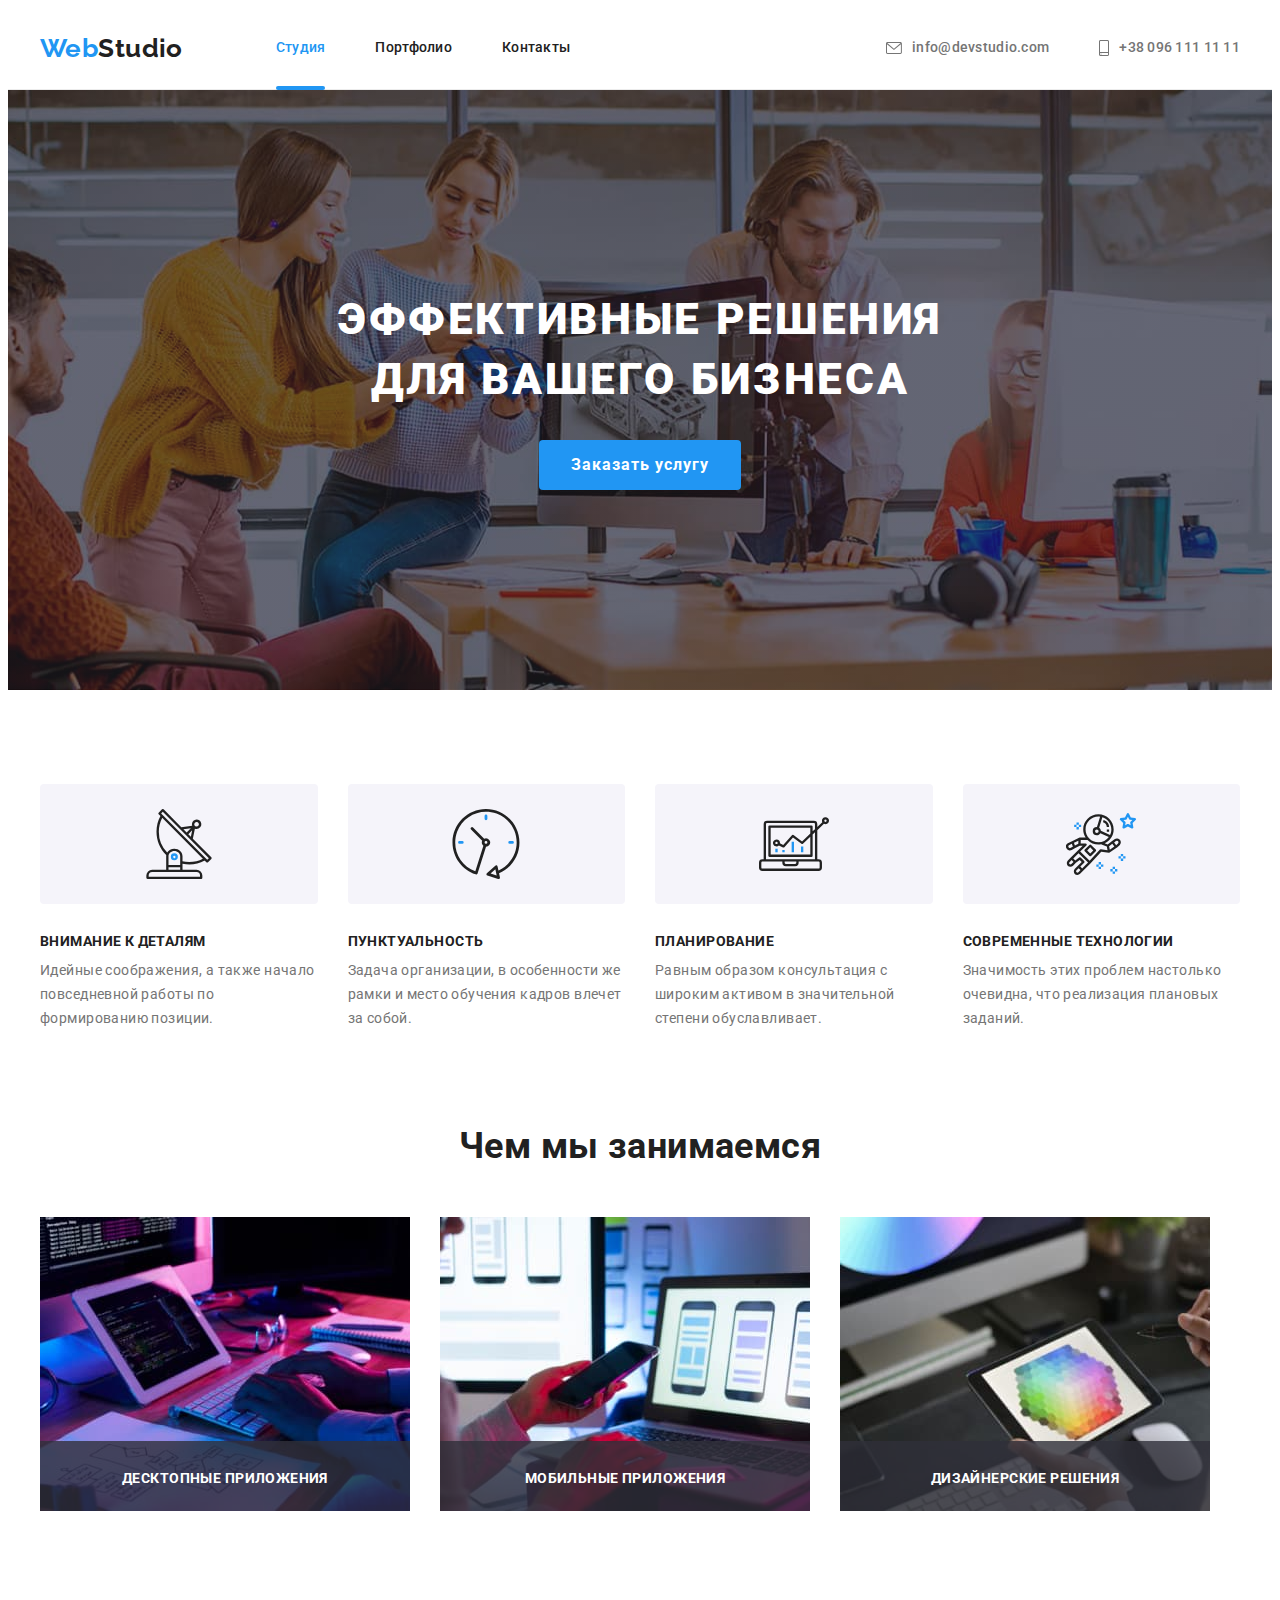
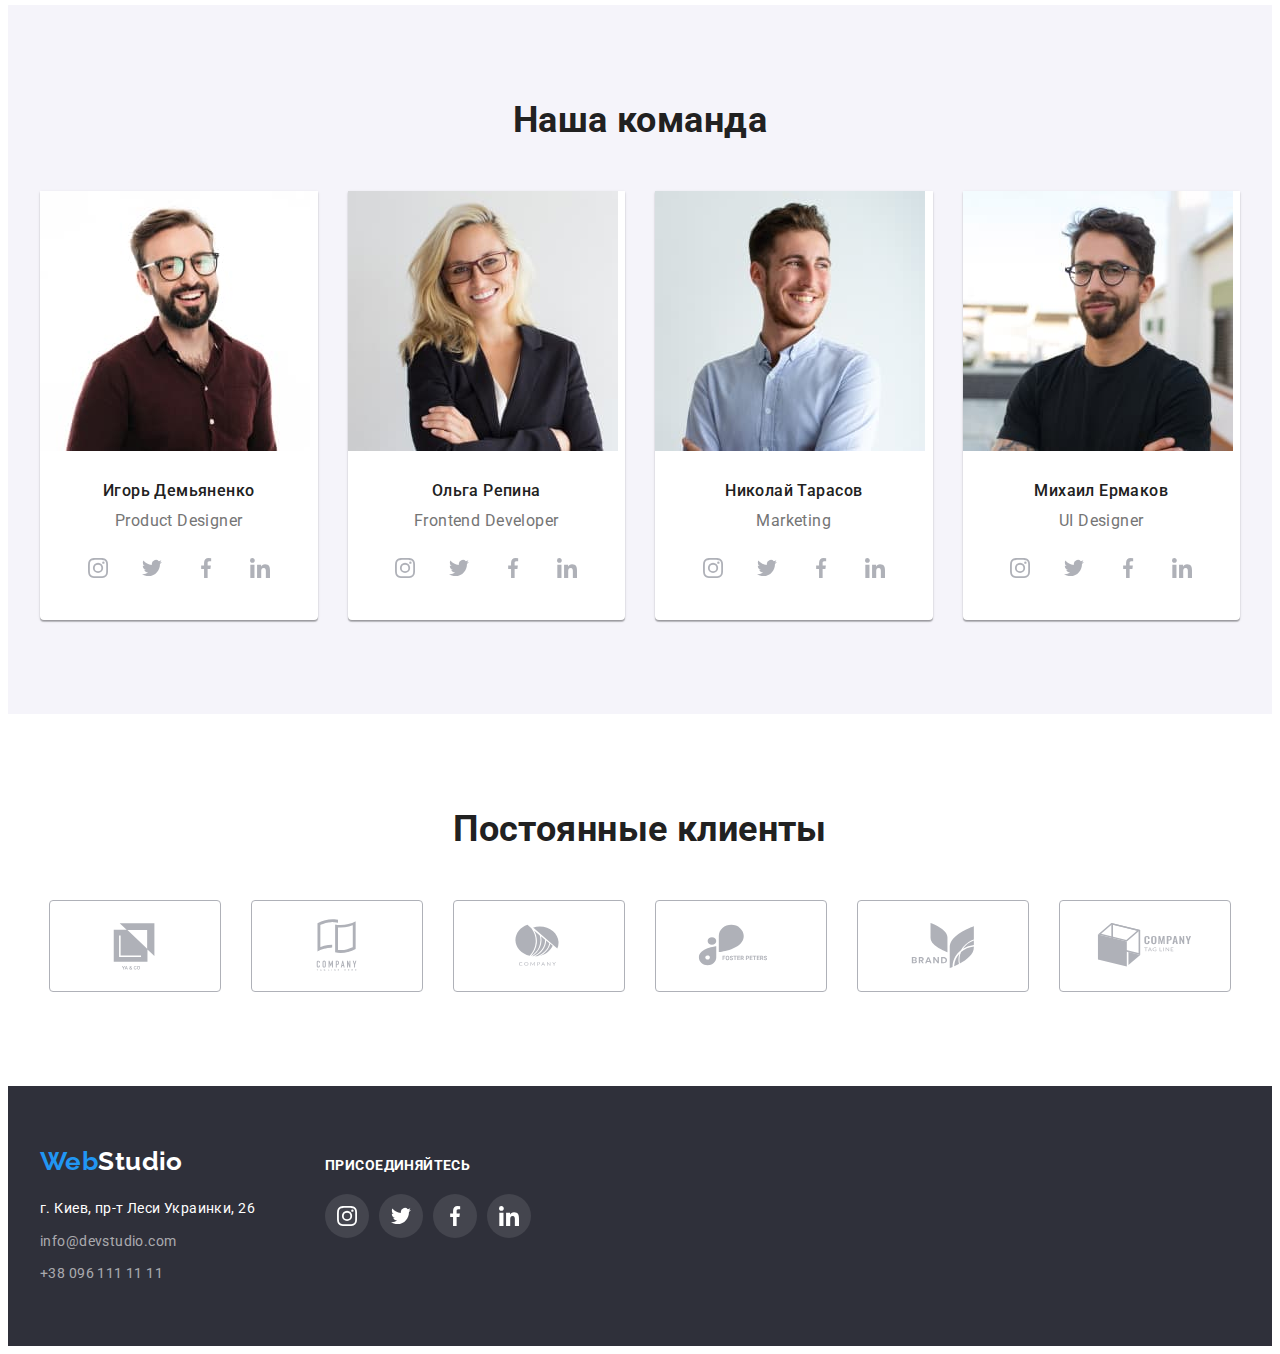
<file: index.html>
<!DOCTYPE html>
<html lang="ru">
  <head>
    <meta charset="UTF-8" />
    <meta http-equiv="X-UA-Compatible" content="IE=edge" />
    <meta name="viewport" content="width=device-width, initial-scale=1.0" />
    <title>WebStudio - Эффективные решения для вашего бизнеса</title>
    <link rel="preconnect" href="https://fonts.googleapis.com" />
    <link rel="preconnect" href="https://fonts.gstatic.com" crossorigin />
    <link
      href="https://fonts.googleapis.com/css2?family=Raleway:wght@700&family=Roboto:wght@400;500;700;900&display=swap"
      rel="stylesheet"
    />
    <link
      rel="stylesheet"
      href="https://cdnjs.cloudflare.com/ajax/libs/modern-normalize/1.1.0/modern-normalize.min.css"
      integrity="sha512-wpPYUAdjBVSE4KJnH1VR1HeZfpl1ub8YT/NKx4PuQ5NmX2tKuGu6U/JRp5y+Y8XG2tV+wKQpNHVUX03MfMFn9Q=="
      crossorigin="anonymous"
      referrerpolicy="no-referrer"
    />
    <link rel="stylesheet" href="./css/styles.css" />
  </head>
  <body>
    <header class="header">
      <div class="container nav-container">
        <nav class="header__navigation">
          <a href="./index.html" class="logo header-logo animate__heartBeat"
            ><span class="logo__word">Web</span>Studio</a
          >
          <ul class="header-menu-list header-menu-list__mix">
            <li class="header-menu__item">
              <a href="./index.html" class="header__link header__link--current">Студия </a>
            </li>
            <li class="header-menu__item">
              <a href="./portfiolio.html" class="header__link hover-effect__link">Портфолио </a>
            </li>
            <li class="header-menu__item">
              <a href="#contacts" class="header__link hover-effect__link">Контакты </a>
            </li>
          </ul>
        </nav>
        <ul class="header-contact-list header-contact-list__mix">
          <li class="header-contact-list__item">
            <a
              href="mailto:info@devstudio.com"
              class="header__link contact-list__link hover-effect__link"
            >
              <svg class="mail-icon">
                <use href="./images/icons.svg#icon-mail"></use>
              </svg>
              info@devstudio.com
            </a>
          </li>
          <li class="header-contact-list__item">
            <a
              href="tel:+380961111111"
              class="header__link contact-list__link link hover-effect__link"
            >
              <svg class="tel-icon">
                <use href="./images/icons.svg#icon-tel"></use>
              </svg>
              +38 096 111 11 11</a
            >
          </li>
        </ul>
      </div>
    </header>
    <main>
      <section class="hero">
        <div class="container">
          <h1 class="hero__title">
            Эффективные решения <br />
            для вашего бизнеса
          </h1>
          <button type="button" class="hero__btn" data-modal-open>Заказать услугу</button>
        </div>
        <div class="backdrop backdrop--is-hidden" data-modal>
          <div class="modal">
            <button data-modal-close class="close-btn">
              <svg class="modal-close-icon">
                <use href="./images/icons.svg#icon-modal-close"></use>
              </svg>
            </button>
          </div>
        </div>
      </section>
      <section class="benefits section">
        <div class="container">
          <!-- Cкрытый заголовок-->
          <h2 class="visually-hidden">Наши преимущества</h2>
          <ul class="benefits__list">
            <li class="benefits__item">
              <div class="benefits-icon-bg">
                <svg class="benefits-icon">
                  <use href="./images/icons.svg#icon-antenna"></use>
                </svg>
              </div>
              <h3 class="benefits__title">Внимание к деталям</h3>
              <p class="benefits__text">
                Идейные соображения, а также начало повседневной работы по формированию позиции.
              </p>
            </li>
            <li class="benefits__item clock-icon">
              <div class="benefits-icon-bg">
                <svg class="benefits-icon">
                  <use href="./images/icons.svg#icon-clock"></use>
                </svg>
              </div>
              <h3 class="benefits__title">Пунктуальность</h3>
              <p class="benefits__text">
                Задача организации, в особенности же рамки и место обучения кадров влечет за собой.
              </p>
            </li>
            <li class="benefits__item daigram-icon">
              <div class="benefits-icon-bg">
                <svg class="benefits-icon">
                  <use href="./images/icons.svg#icon-diagram"></use>
                </svg>
              </div>
              <h3 class="benefits__title">Планирование</h3>
              <p class="benefits__text">
                Равным образом консультация с широким активом в значительной степени обуславливает.
              </p>
            </li>
            <li class="benefits__item astronaut-icon">
              <div class="benefits-icon-bg">
                <svg class="benefits-icon">
                  <use href="./images/icons.svg#icon-astronaut"></use>
                </svg>
              </div>
              <h3 class="benefits__title">Современные технологии</h3>
              <p class="benefits__text">
                Значимость этих проблем настолько очевидна, что реализация плановых заданий.
              </p>
            </li>
          </ul>
        </div>
      </section>
      <section class="about section">
        <div class="container">
          <h2 class="section__title">Чем мы занимаемся</h2>
          <ul class="about__list">
            <li class="about__item">
              <img
                src="./images/main-page/about-us-1.jpg"
                alt="Процесс написания кода"
                width="370"
                height="294"
                class="about-img"
              />
              <div class="about-list--tumb">
                <h3 class="about__list--title">Десктопные приложения</h3>
                <p class="about__list--text">
                  Программа, которая устанавливается на компьютер пользователя и работает под
                  управлением операционной системы.
                </p>
              </div>
            </li>
            <li class="about__item">
              <img
                src="./images/main-page/about-us-2.jpg"
                alt="Процесс представления промежуточного продукта"
                width="370"
                height="294"
                class="about-img"
              />
              <div class="about-list--tumb">
                <h3 class="about__list--title">Мобильные приложения</h3>
                <p class="about__list--text">
                  Программное обеспечение, предназначенное для работы на смартфонах, планшетах и
                  других мобильных устройствах.
                </p>
              </div>
            </li>
            <li class="about__item">
              <img
                src="./images/main-page/about-us-3.jpg"
                alt="Процесс выбора rgb цвета"
                width="370"
                height="294"
                class="about-img"
              />
              <div class="about-list--tumb">
                <h3 class="about__list--title">Дизайнерские решения</h3>
                <p class="about__list--text">
                  Архитектура комфортных, функциональных и продуманных систем.
                </p>
              </div>
            </li>
          </ul>
        </div>
      </section>
      <section class="team section">
        <div class="container">
          <h2 class="section__title">Наша команда</h2>
          <ul class="team__list">
            <li class="team__item">
              <div class="team__scene">
                <div class="team__card">
                  <img
                    src="./images/main-page/our-team-1.jpg"
                    alt="Фото Игоря Демьяненко"
                    width="270"
                    height="260"
                    class="team__img team__cadr-face team__card-face--front"
                  />
                  <div class="team__cadr-face team__card-face--back">
                    <h3 class="team__cadr-face--back-title">Индивидуальный подход</h3>
                    <p class="team__cadr-face--back-text">
                      Создание бренда, разработка названия и слогана, маркетинговые исследования,
                      позиционирование бренда, разработка маркетинговой стратегии.
                    </p>
                  </div>
                </div>
              </div>
              <div class="team__item-box">
                <h3 class="team__title">Игорь Демьяненко</h3>
                <p lang="eu" class="team__text">Product Designer</p>
                <ul class="team-media-list">
                  <li class="team-media-item">
                    <a class="team-media-link" href="https://www.instagram.com/">
                      <svg class="media-icon">
                        <use href="./images/icons.svg#icon-instagram"></use>
                      </svg>
                    </a>
                  </li>
                  <li class="team-media-item">
                    <a class="team-media-link" href="https://twitter.com/">
                      <svg class="media-icon">
                        <use href="./images/icons.svg#icon-twitter"></use>
                      </svg>
                    </a>
                  </li>
                  <li class="team-media-item">
                    <a class="team-media-link" href="https://www.facebook.com/">
                      <svg class="media-icon">
                        <use href="./images/icons.svg#icon-facebook"></use>
                      </svg>
                    </a>
                  </li>
                  <li class="team-media-item">
                    <a class="team-media-link" href="https://www.linkedin.com/">
                      <svg class="media-icon">
                        <use href="./images/icons.svg#icon-linkedin"></use>
                      </svg>
                    </a>
                  </li>
                </ul>
              </div>
            </li>
            <li class="team__item">
              <div class="team__scene">
                <div class="team__card">
                  <img
                    src="./images/main-page/our-team-2.jpg"
                    alt="Фото Ольги Репиной"
                    width="270"
                    height="260"
                    class="team__img team__cadr-face team__card-face--front"
                  />
                  <div class="team__cadr-face team__card-face--back">
                    <h3 class="team__cadr-face--back-title">Современные технологии</h3>
                    <p class="team__cadr-face--back-text">
                      Разработка сайтов (лендинги, сайты-визитки, корпоративные сайты,
                      интернет-магазины, web-порталы, промо-сайты, каталоги, высоконагруженные
                      площадки).
                    </p>
                  </div>
                </div>
              </div>
              <div class="team__item-box">
                <h3 class="team__title">Ольга Репина</h3>
                <p lang="eu" class="team__text">Frontend Developer</p>
                <ul class="team-media-list">
                  <li class="team-media-item">
                    <a class="team-media-link" href="https://www.instagram.com/">
                      <svg class="media-icon">
                        <use href="./images/icons.svg#icon-instagram"></use>
                      </svg>
                    </a>
                  </li>
                  <li class="team-media-item">
                    <a class="team-media-link" href="https://twitter.com/">
                      <svg class="media-icon">
                        <use href="./images/icons.svg#icon-twitter"></use>
                      </svg>
                    </a>
                  </li>
                  <li class="team-media-item">
                    <a class="team-media-link" href="https://www.facebook.com/">
                      <svg class="media-icon">
                        <use href="./images/icons.svg#icon-facebook"></use>
                      </svg>
                    </a>
                  </li>
                  <li class="team-media-item">
                    <a class="team-media-link" href="https://www.linkedin.com/">
                      <svg class="media-icon">
                        <use href="./images/icons.svg#icon-linkedin"></use>
                      </svg>
                    </a>
                  </li>
                </ul>
              </div>
            </li>
            <li class="team__item">
              <div class="team__scene">
                <div class="team__card">
                  <img
                    src="./images/main-page/our-team-3.jpg"
                    alt="Фото Николая Тарасова"
                    width="270"
                    height="260"
                    class="team__img team__cadr-face team__card-face--front"
                  />
                  <div class="team__cadr-face team__card-face--back">
                    <h3 class="team__cadr-face--back-title">Рекламные коммуникации</h3>
                    <p class="team__cadr-face--back-text">
                      Настройка контекстной рекламы Google Adwords, ремаркетинг, SEO-оптимизация,
                      настройка SMM (Facebook, Instagram), реклама в YouTube, рассылка в Viber и
                      т.д.
                    </p>
                  </div>
                </div>
              </div>
              <div class="team__item-box">
                <h3 class="team__title">Николай Тарасов</h3>
                <p lang="eu" class="team__text">Marketing</p>
                <ul class="team-media-list">
                  <li class="team-media-item">
                    <a class="team-media-link" href="https://www.instagram.com/">
                      <svg class="media-icon">
                        <use href="./images/icons.svg#icon-instagram"></use>
                      </svg>
                    </a>
                  </li>
                  <li class="team-media-item">
                    <a class="team-media-link" href="https://twitter.com/">
                      <svg class="media-icon">
                        <use href="./images/icons.svg#icon-twitter"></use>
                      </svg>
                    </a>
                  </li>
                  <li class="team-media-item">
                    <a class="team-media-link" href="https://www.facebook.com/">
                      <svg class="media-icon">
                        <use href="./images/icons.svg#icon-facebook"></use>
                      </svg>
                    </a>
                  </li>
                  <li class="team-media-item">
                    <a class="team-media-link" href="https://www.linkedin.com/">
                      <svg class="media-icon">
                        <use href="./images/icons.svg#icon-linkedin"></use>
                      </svg>
                    </a>
                  </li>
                </ul>
              </div>
            </li>
            <li class="team__item">
              <div class="team__scene">
                <div class="team__card">
                  <img
                    src="./images/main-page/our-team-4.jpg"
                    alt="Фото Михаила Ермакова"
                    width="270"
                    height="260"
                    class="team__img team__cadr-face team__card-face--front"
                  />
                  <div class="team__cadr-face team__card-face--back">
                    <h3 class="team__cadr-face--back-title">Все краски мира</h3>
                    <p class="team__cadr-face--back-text">
                      Графический дизайн, разработка логотипов, фирменного стиля, дизайн упаковок,
                      визиток, листовок, постеров, бордов, календарей, выставочных стендов,
                      рекламных баннеров и т.д.
                    </p>
                  </div>
                </div>
              </div>
              <div class="team__item-box">
                <h3 class="team__title">Михаил Ермаков</h3>
                <p lang="eu" class="team__text">UI Designer</p>
                <ul class="team-media-list">
                  <li class="team-media-item">
                    <a class="team-media-link" href="https://www.instagram.com/">
                      <svg class="media-icon">
                        <use href="./images/icons.svg#icon-instagram"></use>
                      </svg>
                    </a>
                  </li>
                  <li class="team-media-item">
                    <a class="team-media-link" href="https://twitter.com/">
                      <svg class="media-icon">
                        <use href="./images/icons.svg#icon-twitter"></use>
                      </svg>
                    </a>
                  </li>
                  <li class="team-media-item">
                    <a class="team-media-link" href="https://www.facebook.com/">
                      <svg class="media-icon">
                        <use href="./images/icons.svg#icon-facebook"></use>
                      </svg>
                    </a>
                  </li>
                  <li class="team-media-item">
                    <a class="team-media-link" href="https://www.linkedin.com/">
                      <svg class="media-icon">
                        <use href="./images/icons.svg#icon-linkedin"></use>
                      </svg>
                    </a>
                  </li>
                </ul>
              </div>
            </li>
          </ul>
        </div>
      </section>
      <section class="clients section">
        <div class="container">
          <h2 class="section__title">Постоянные клиенты</h2>
          <ul class="clients-list">
            <li class="clients-item">
              <a class="clients-link" href="https://www.google.com/">
                <svg class="clients-icon">
                  <use href="./images/icons.svg#icon-logo-1"></use>
                </svg>
              </a>
            </li>
            <li class="clients-item">
              <a class="clients-link" href="https://www.google.com/">
                <svg class="clients-icon">
                  <use href="./images/icons.svg#icon-logo-2"></use>
                </svg>
              </a>
            </li>
            <li class="clients-item">
              <a class="clients-link" href="https://www.google.com/">
                <svg class="clients-icon">
                  <use href="./images/icons.svg#icon-logo-3"></use>
                </svg>
              </a>
            </li>
            <li class="clients-item">
              <a class="clients-link" href="https://www.google.com/">
                <svg class="clients-icon">
                  <use href="./images/icons.svg#icon-logo-4"></use>
                </svg>
              </a>
            </li>
            <li class="clients-item">
              <a class="clients-link" href="https://www.google.com/">
                <svg class="clients-icon">
                  <use href="./images/icons.svg#icon-logo-5"></use>
                </svg>
              </a>
            </li>
            <li class="clients-item">
              <a class="clients-link" href="https://www.google.com/">
                <svg class="clients-icon">
                  <use href="./images/icons.svg#icon-logo-6"></use>
                </svg>
              </a>
            </li>
          </ul>
        </div>
      </section>
    </main>
    <footer class="footer">
      <div class="container footer-container">
        <div class="footer-contacts">
          <a href="./index.html" class="footer-logo logo animate__heartBeat"
            ><span class="logo__word">Web</span>Studio</a
          >
          <address id="contacts">
            <ul class="footer__list">
              <li class="footer__item">
                <a href="" class="footer__link footer__link--map"
                  >г. Киев, пр-т Леси Украинки, 26
                </a>
              </li>
              <li class="footer__item">
                <a href="mailto:info@devstudio.com" class="footer__link footer__link--adress"
                  >info@devstudio.com
                </a>
              </li>
              <li class="footer__item">
                <a href="tel:+380961111111" class="footer__link footer__link--adress"
                  >+38 096 111 11 11
                </a>
              </li>
            </ul>
          </address>
        </div>
        <div class="footer-media">
          <p class="footer-media-text">присоединяйтесь</p>
          <ul class="footer-media-list">
            <li class="footer-media-item">
              <a class="footer-media-link" href="https://www.instagram.com/">
                <svg class="media-icon footer-icon">
                  <use href="./images/icons.svg#icon-instagram"></use>
                </svg>
              </a>
            </li>
            <li class="footer-media-item">
              <a class="footer-media-link" href="https://twitter.com/">
                <svg class="media-icon footer-icon">
                  <use href="./images/icons.svg#icon-twitter"></use>
                </svg>
              </a>
            </li>
            <li class="footer-media-item">
              <a class="footer-media-link" href="https://www.facebook.com/">
                <svg class="media-icon footer-icon">
                  <use href="./images/icons.svg#icon-facebook"></use>
                </svg>
              </a>
            </li>
            <li class="footer-media-item">
              <a class="footer-media-link" href="https://www.linkedin.com/">
                <svg class="media-icon footer-icon">
                  <use href="./images/icons.svg#icon-linkedin"></use>
                </svg>
              </a>
            </li>
          </ul>
        </div>
      </div>
    </footer>
    <script src="./js/modal.js"></script>
  </body>
</html>
</file>
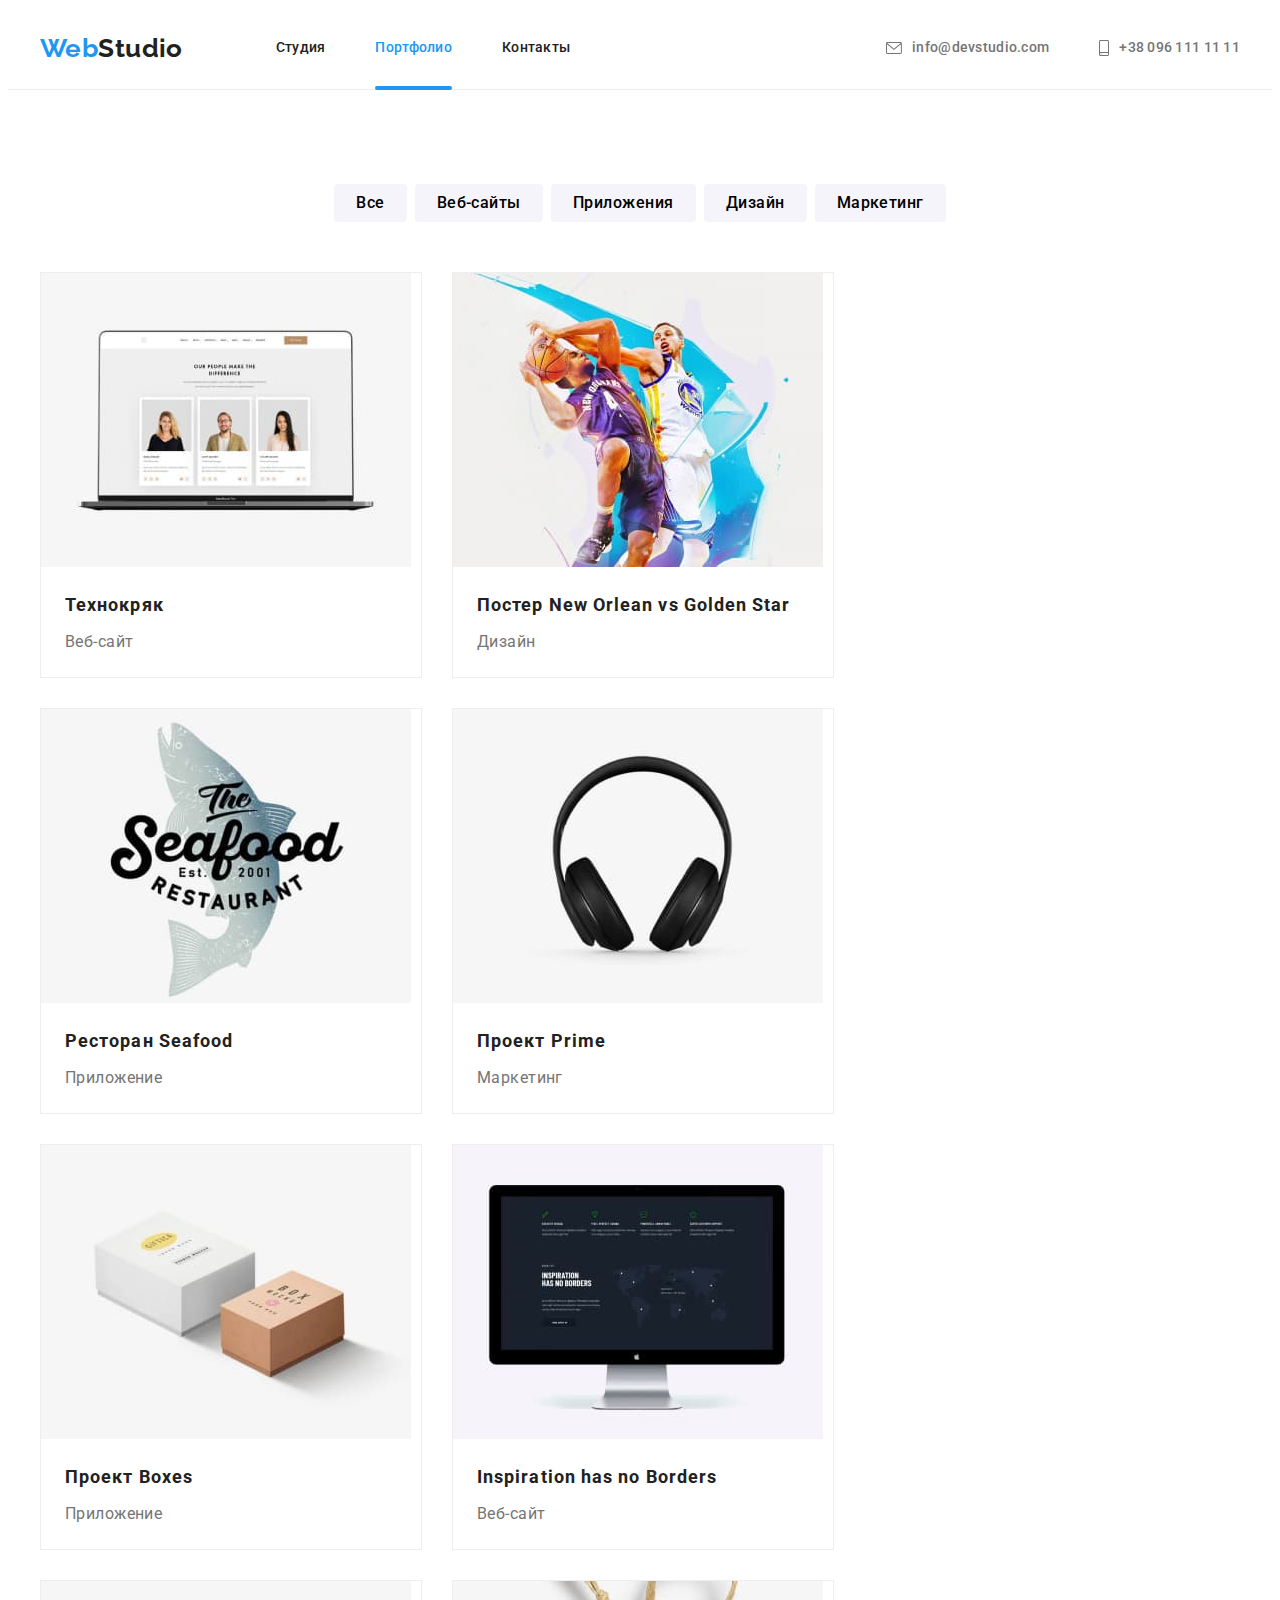
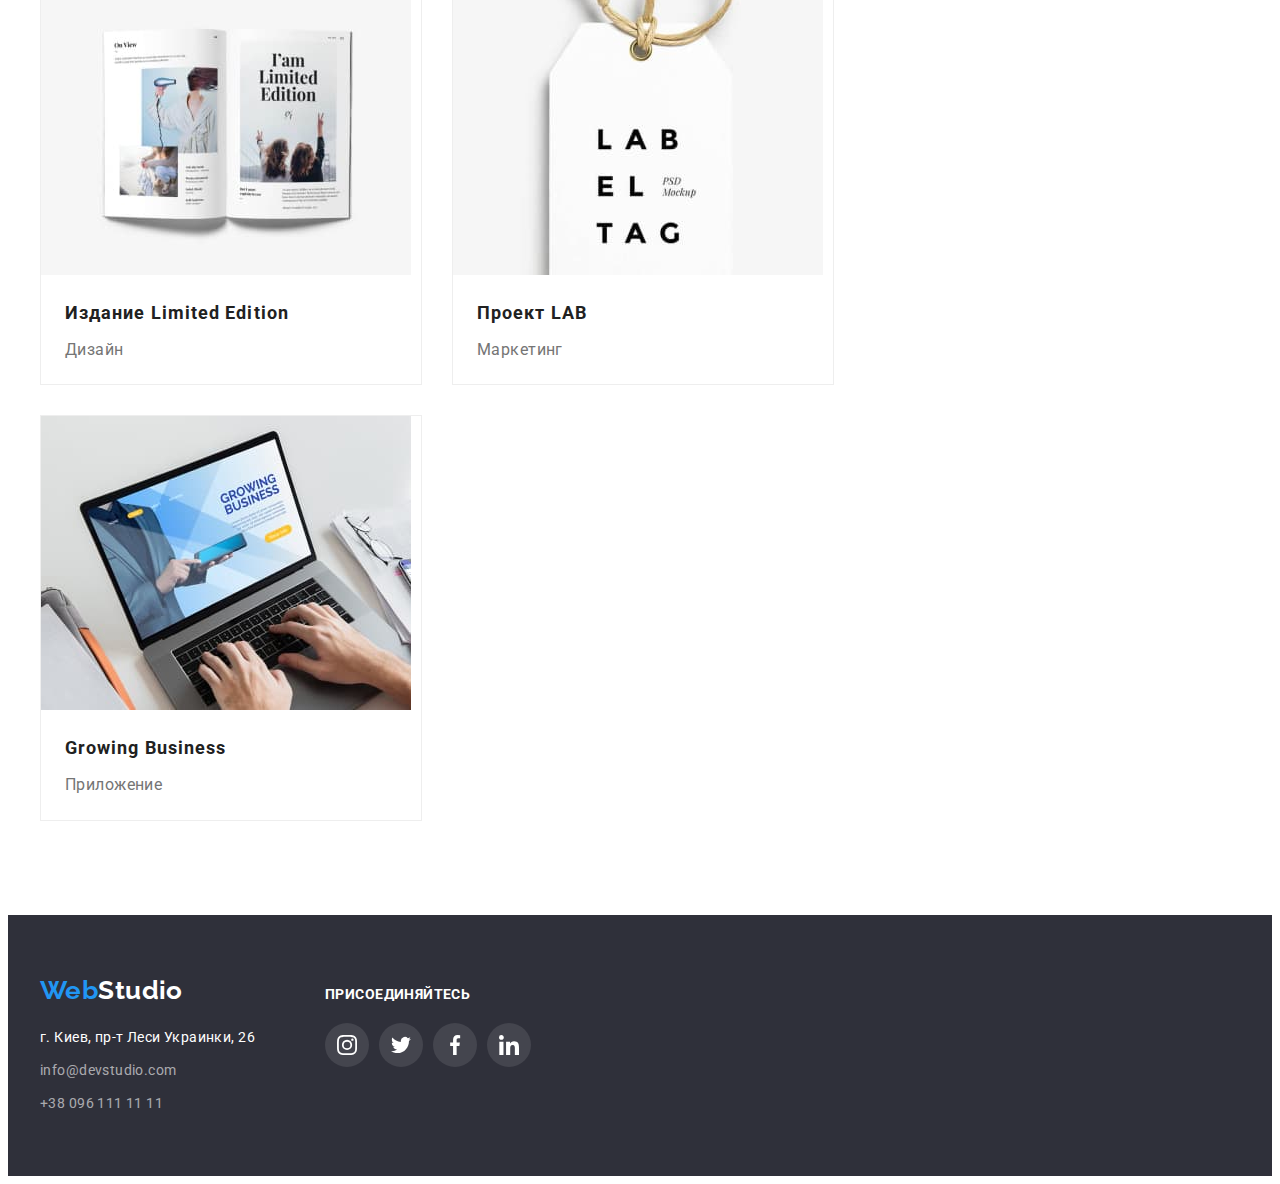
<file: portfiolio.html>
<!DOCTYPE html>
<html lang="en">
  <head>
    <meta charset="UTF-8" />
    <meta http-equiv="X-UA-Compatible" content="IE=edge" />
    <meta name="viewport" content="width=device-width, initial-scale=1.0" />
    <title>Portfolio</title>
    <link rel="preconnect" href="https://fonts.googleapis.com" />
    <link rel="preconnect" href="https://fonts.gstatic.com" crossorigin />
    <link
      href="https://fonts.googleapis.com/css2?family=Raleway:wght@700&family=Roboto:wght@400;500;700;900&display=swap"
      rel="stylesheet"
    />
    <link
      rel="stylesheet"
      href="https://cdnjs.cloudflare.com/ajax/libs/modern-normalize/1.1.0/modern-normalize.min.css"
      integrity="sha512-wpPYUAdjBVSE4KJnH1VR1HeZfpl1ub8YT/NKx4PuQ5NmX2tKuGu6U/JRp5y+Y8XG2tV+wKQpNHVUX03MfMFn9Q=="
      crossorigin="anonymous"
      referrerpolicy="no-referrer"
    />
    <link rel="stylesheet" href="./css/styles.css" />
  </head>
  <body>
    <header class="header">
      <div class="container nav-container">
        <nav class="header__navigation">
          <a href="./index.html" class="logo header-logo animate__heartBeat"
            ><span class="logo__word">Web</span>Studio</a
          >
          <ul class="header-menu-list header-menu-list__mix">
            <li class="header-menu__item">
              <a href="./index.html" class="header__link hover-effect__link">Студия </a>
            </li>
            <li class="header-menu__item">
              <a href="./portfiolio.html" class="header__link header__link--current">Портфолио </a>
            </li>
            <li class="header-menu__item">
              <a href="#contacts" class="header__link link hover-effect__link">Контакты </a>
            </li>
          </ul>
        </nav>
        <ul class="header-contact-list header-contact-list__mix">
          <li class="header-contact-list__item">
            <a
              href="mailto:info@devstudio.com"
              class="header__link contact-list__link hover-effect__link"
            >
              <svg class="mail-icon">
                <use href="./images/icons.svg#icon-mail"></use>
              </svg>
              info@devstudio.com
            </a>
          </li>
          <li class="header-contact-list__item">
            <a
              href="tel:+380961111111"
              class="header__link contact-list__link link hover-effect__link"
            >
              <svg class="tel-icon">
                <use href="./images/icons.svg#icon-tel"></use>
              </svg>
              +38 096 111 11 11</a
            >
          </li>
        </ul>
      </div>
    </header>
    <main class>
      <section class="works section">
        <div class="container">
          <!-- Cкрытый заголовок-->
          <h1 class="works-title visually-hidden">Наши работы</h1>
          <ul class="works__list works-filter">
            <li class="works__item"><button type="button" class="works__btn">Все</button></li>
            <li class="works__item"><button type="button" class="works__btn">Веб-сайты</button></li>
            <li class="works__item">
              <button type="button" class="works__btn">Приложения</button>
            </li>
            <li class="works__item"><button type="button" class="works__btn">Дизайн</button></li>
            <li class="works__item"><button type="button" class="works__btn">Маркетинг</button></li>
          </ul>
          <ul class="works__list works-examples">
            <li class="works-examples__item">
              <a href="" class="works-examples__link">
                <div class="works-examples__tumb">
                  <div class="work-examples__overlay">
                    <p class="work-examples__overlay-text">
                      Технокряк это современная площадка распространения коронавируса. Компании
                      используют эту платформу для цифрового шпионажа и атак на защищённые сервера
                      конкурентов.
                    </p>
                  </div>

                  <img
                    src="./images/portfolio-page/porfolio-1-tehnocryack.jpg"
                    alt="Внешний вид Веб-сайта Технокряк"
                    width="370"
                    height="294"
                    class="works-examples__img"
                  />
                </div>
                <div class="work-examples-box">
                  <h2 class="works-examples__title">Технокряк</h2>
                  <p class="works-examples__text">Веб-сайт</p>
                </div>
              </a>
            </li>
            <li class="works-examples__item">
              <a href="" class="works-examples__link">
                <div class="works-examples__tumb">
                  <div class="work-examples__overlay">
                    <p class="work-examples__overlay-text">
                      Технокряк это современная площадка распространения коронавируса. Компании
                      используют эту платформу для цифрового шпионажа и атак на защищённые сервера
                      конкурентов.
                    </p>
                  </div>
                  <img
                    src="./images/portfolio-page/portfolio-2-poster.jpg"
                    alt="Постер баскетбольного матча New Orlean vs Golden Star"
                    width="370"
                    height="294"
                    class="works-examples__img"
                  />
                </div>
                <div class="work-examples-box">
                  <h2 class="works-examples__title">Постер New Orlean vs Golden Star</h2>
                  <p class="works-examples__text">Дизайн</p>
                </div>
              </a>
            </li>
            <li class="works-examples__item">
              <a href="" class="works-examples__link">
                <div class="works-examples__tumb">
                  <div class="work-examples__overlay">
                    <p class="work-examples__overlay-text">
                      Технокряк это современная площадка распространения коронавируса. Компании
                      используют эту платформу для цифрового шпионажа и атак на защищённые сервера
                      конкурентов.
                    </p>
                  </div>
                  <img
                    src="./images/portfolio-page/portfolio-3-seafood.jpg"
                    alt="Логотип ресторана Seafood"
                    width="370"
                    height="294"
                    class="works-examples__img"
                  />
                </div>
                <div class="work-examples-box">
                  <h2 class="works-examples__title">Ресторан Seafood</h2>
                  <p class="works-examples__text">Приложение</p>
                </div>
              </a>
            </li>
            <li class="works-examples__item">
              <a href="" class="works-examples__link">
                <div class="works-examples__tumb">
                  <div class="work-examples__overlay">
                    <p class="work-examples__overlay-text">
                      Технокряк это современная площадка распространения коронавируса. Компании
                      используют эту платформу для цифрового шпионажа и атак на защищённые сервера
                      конкурентов.
                    </p>
                  </div>
                  <img
                    src="./images/portfolio-page/portfolio-4-prime.jpg"
                    alt="Логотип в виде наушников проекта Prime"
                    width="370"
                    height="294"
                    class="works-examples__img"
                  />
                </div>
                <div class="work-examples-box">
                  <h2 class="works-examples__title">Проект Prime</h2>
                  <p class="works-examples__text">Маркетинг</p>
                </div>
              </a>
            </li>
            <li class="works-examples__item">
              <a href="" class="works-examples__link">
                <div class="works-examples__tumb">
                  <div class="work-examples__overlay">
                    <p class="work-examples__overlay-text">
                      Технокряк это современная площадка распространения коронавируса. Компании
                      используют эту платформу для цифрового шпионажа и атак на защищённые сервера
                      конкурентов.
                    </p>
                  </div>
                  <img
                    src="./images/portfolio-page/portfolio-5-boxes.jpg"
                    alt="Логотип проекта Boxes в виде коробок"
                    width="370"
                    height="294"
                    class="works-examples__img"
                  />
                </div>
                <div class="work-examples-box">
                  <h2 class="works-examples__title">Проект Boxes</h2>
                  <p class="works-examples__text">Приложение</p>
                </div>
              </a>
            </li>
            <li class="works-examples__item">
              <a href="" class="works-examples__link">
                <div class="works-examples__tumb">
                  <div class="work-examples__overlay">
                    <p class="work-examples__overlay-text">
                      Технокряк это современная площадка распространения коронавируса. Компании
                      используют эту платформу для цифрового шпионажа и атак на защищённые сервера
                      конкурентов.
                    </p>
                  </div>
                  <img
                    src="./images/portfolio-page/portfolio-6-inspiration.jpg"
                    alt="Внешний вид Веб-сайта Inspiration"
                    width="370"
                    height="294"
                    class="works-examples__img"
                  />
                </div>
                <div class="work-examples-box">
                  <h2 class="works-examples__title">Inspiration has no Borders</h2>
                  <p class="works-examples__text">Веб-сайт</p>
                </div>
              </a>
            </li>
            <li class="works-examples__item">
              <a href="" class="works-examples__link">
                <div class="works-examples__tumb">
                  <div class="work-examples__overlay">
                    <p class="work-examples__overlay-text">
                      Технокряк это современная площадка распространения коронавируса. Компании
                      используют эту платформу для цифрового шпионажа и атак на защищённые сервера
                      конкурентов.
                    </p>
                  </div>
                  <img
                    src="./images/portfolio-page/portfolio-7-edition.jpg"
                    alt="Логотип издания Limited Edition в виде раскрытой книги"
                    width="370"
                    height="294"
                    class="works-examples__img"
                  />
                </div>
                <div class="work-examples-box">
                  <h2 class="works-examples__title">Издание Limited Edition</h2>
                  <p class="works-examples__text">Дизайн</p>
                </div>
              </a>
            </li>
            <li class="works-examples__item">
              <a href="" class="works-examples__link">
                <div class="works-examples__tumb">
                  <div class="work-examples__overlay">
                    <p class="work-examples__overlay-text">
                      Технокряк это современная площадка распространения коронавируса. Компании
                      используют эту платформу для цифрового шпионажа и атак на защищённые сервера
                      конкурентов.
                    </p>
                  </div>
                  <img
                    src="./images/portfolio-page/portfolio-8-lab.jpg"
                    alt="Логотип проекта Lab в виде бирки"
                    width="370"
                    height="294"
                    class="works-examples__img"
                  />
                </div>
                <div class="work-examples-box">
                  <h2 class="works-examples__title">Проект LAB</h2>
                  <p class="works-examples__text">Маркетинг</p>
                </div>
              </a>
            </li>
            <li class="works-examples__item">
              <a href="" class="works-examples__link">
                <div class="works-examples__tumb">
                  <div class="work-examples__overlay">
                    <p class="work-examples__overlay-text">
                      Технокряк это современная площадка распространения коронавируса. Компании
                      используют эту платформу для цифрового шпионажа и атак на защищённые сервера
                      конкурентов.
                    </p>
                  </div>
                  <img
                    src="./images/portfolio-page/portfolio-9-business.jpg"
                    alt="Человек работает за ноутбуком в приложении Growing Business"
                    width="370"
                    height="294"
                    class="works-examples__img"
                  />
                </div>
                <div class="work-examples-box">
                  <h2 class="works-examples__title">Growing Business</h2>
                  <p class="works-examples__text">Приложение</p>
                </div>
              </a>
            </li>
          </ul>
        </div>
      </section>
    </main>
    <footer class="footer">
      <div class="container footer-container">
        <div class="footer-contacts">
          <a href="./index.html" class="footer-logo logo animate__heartBeat"
            ><span class="logo__word">Web</span>Studio</a
          >
          <address id="contacts">
            <ul class="footer__list">
              <li class="footer__item">
                <a href="" class="footer__link footer__link--map"
                  >г. Киев, пр-т Леси Украинки, 26
                </a>
              </li>
              <li class="footer__item">
                <a href="mailto:info@devstudio.com" class="footer__link footer__link--adress"
                  >info@devstudio.com
                </a>
              </li>
              <li class="footer__item">
                <a href="tel:+380961111111" class="footer__link footer__link--adress"
                  >+38 096 111 11 11
                </a>
              </li>
            </ul>
          </address>
        </div>
        <div class="footer-media">
          <p class="footer-media-text">присоединяйтесь</p>
          <ul class="footer-media-list">
            <li class="footer-media-item">
              <a class="footer-media-link" href="https://www.instagram.com/">
                <svg class="media-icon footer-icon">
                  <use href="./images/icons.svg#icon-instagram"></use>
                </svg>
              </a>
            </li>
            <li class="footer-media-item">
              <a class="footer-media-link" href="https://twitter.com/">
                <svg class="media-icon footer-icon">
                  <use href="./images/icons.svg#icon-twitter"></use>
                </svg>
              </a>
            </li>
            <li class="footer-media-item">
              <a class="footer-media-link" href="https://www.facebook.com/">
                <svg class="media-icon footer-icon">
                  <use href="./images/icons.svg#icon-facebook"></use>
                </svg>
              </a>
            </li>
            <li class="footer-media-item">
              <a class="footer-media-link" href="https://www.linkedin.com/">
                <svg class="media-icon footer-icon">
                  <use href="./images/icons.svg#icon-linkedin"></use>
                </svg>
              </a>
            </li>
          </ul>
        </div>
      </div>
    </footer>
  </body>
</html>
</file>
<file: css/styles.css>
:root {
  --main-text-color: #212121;
  --second-text-color: #757575;
  --accent-text-color: #2196f3;
  --white-text-color: #ffffff;
  --footer-text-color: rgba(255, 255, 255, 0.6);
  --footer-background-color: #2f303a;
  --main-background-color: #ffffff;
  --second-background-color: #f5f4fa;
  --filter-button-color: #f5f4fa;
  --letter-spacing-second: 0.06em;
  --second-font-size: 16px;
  --font-weight-first: 700;
  --font-weight-second: 500;
  --main-section-padding: 94px;
  --main-margin-bottom: 50px;
  --title-margin-main: 10px;
  --main-margin-right: 30px;
  --main-transition-settings: 250ms cubic-bezier(0.4, 0, 0.2, 1);
}

/* Global settings */
/* Временно до добавления JS */
html {
  scroll-behavior: smooth;
}

body {
  font-family: 'Roboto', sans-serif;
  color: var(--main-text-color);
  font-size: 14px;
  letter-spacing: 0.03em;
  line-height: 1.71;
  background-color: var(--main-background-color);
}

h1,
h2,
h3,
h4,
h5,
h6,
p {
  margin: 0;
}

button {
  cursor: pointer;
}

img {
  display: block;
  max-width: 100%;
  height: auto;
}

a {
  text-decoration: none;
  color: var(--main-text-color);
}

ul {
  list-style: none;
  margin: 0;
  padding: 0;
}

.container {
  width: 1200px;
  margin: 0 auto;
  padding-left: 15px;
  padding-right: 15px;
}

.nav-container,
.header__navigation {
  display: flex;
  align-items: center;
}

.section {
  padding-top: var(--main-section-padding);
  padding-bottom: var(--main-section-padding);
}

.section__title {
  font-weight: var(--font-weight-first);
  font-size: 36px;
  line-height: 1.17;
  text-align: center;
  margin-bottom: var(--main-margin-bottom);
}

.visually-hidden {
  position: absolute;
  white-space: nowrap;
  width: 1px;
  height: 1px;
  overflow: hidden;
  border: 0;
  padding: 0;
  clip: rect(0 0 0 0);
  clip-path: inset(50%);
  margin: -1px;
}

/* Header settings */

.header {
  border-bottom: 1px solid #ececec;
}

.header-menu-list {
  display: flex;
}

.header-menu-list__mix {
  margin-left: 93px;
}

.header-menu__item:not(:last-child),
.header-contact-list__item:not(:last-child) {
  margin-right: 50px;
}

.logo {
  display: block;
  font-family: 'Raleway', sans-serif;
  font-weight: var(--font-weight-first);
  font-size: 26px;
  line-height: 1.19;
}

.header-logo {
  padding-top: 25px;
  padding-bottom: 25px;
}

@keyframes heartBeat {
  0% {
    -webkit-transform: scale(1);
    transform: scale(1);
  }

  6% {
    -webkit-transform: scale(1.2);
    transform: scale(1.2);
  }

  12% {
    -webkit-transform: scale(1);
    transform: scale(1);
  }

  18% {
    -webkit-transform: scale(1.2);
    transform: scale(1.2);
  }

  24% {
    -webkit-transform: scale(1);
    transform: scale(1);
  }
  100% {
    -webkit-transform: scale(1);
    transform: scale(1);
  }
}

.animate__heartBeat {
  -webkit-animation-name: heartBeat;
  animation-name: heartBeat;
  -webkit-animation-duration: 10000ms;
  animation-duration: 5000ms;
  -webkit-animation-timing-function: ease-in-out;
  animation-timing-function: ease-in-out;
  -webkit-animation-iteration-count: infinite;
  animation-iteration-count: infinite;
}

.logo__word,
.header__link--current,
.header__link:hover,
.header__link:focus,
.footer__link:focus,
.footer__link:hover {
  color: var(--accent-text-color);
}

.header__link {
  display: block;
  padding-top: 32px;
  padding-bottom: 32px;

  font-weight: var(--font-weight-second);
  line-height: 1.14;
  letter-spacing: 0.02em;
  transition: color var(--main-transition-settings);
}

.header__link--current,
.hover-effect__link {
  position: relative;
}

.header__link--current::after {
  position: absolute;
  left: 0;
  bottom: -2px;
  content: '';
  display: block;
  width: 100%;
  height: 4px;
  background-color: var(--accent-text-color);
  border-radius: 2px;
}

.hover-effect__link::after {
  position: absolute;
  right: 0;
  bottom: 20px;
  content: '';
  display: block;
  width: 0%;
  height: 2px;
  background-color: var(--accent-text-color);
  border-radius: 2px;
  transition: width 0.5s, left 0.5s;
}

.hover-effect__link:hover::after,
.hover-effect__link:focus::after {
  width: 100%;
  left: 0;
}

.header-contact-list {
  display: flex;
}

.header-contact-list__mix {
  margin-left: auto;
}

.contact-list__link {
  color: var(--second-text-color);
  display: flex;
  align-items: center;
}

.mail-icon {
  width: 16px;
  height: 12px;
  margin-right: 10px;
  fill: currentColor;
}

.tel-icon {
  width: 10px;
  height: 16px;
  margin-right: 10px;
  fill: currentColor;
}

/* Main page */

/* Hero section */

.hero {
  background-color: var(--footer-background-color);
  color: var(--white-text-color);
  background-image: linear-gradient(to right, rgba(47, 48, 58, 0.4), rgba(47, 48, 58, 0.4)),
    url(..//images/main-page/hero-img.jpg);
  background-repeat: no-repeat;
  background-position: center;
  background-size: cover;
  text-align: center;
  padding-top: 200px;
  padding-bottom: 200px;
  max-width: 1600px;
  margin-left: auto;
  margin-right: auto;
}

.hero__title {
  font-weight: 900;
  font-size: 44px;
  line-height: 1.36;
  letter-spacing: var(--letter-spacing-second);
  text-transform: uppercase;
  margin-bottom: 30px;
}

.hero__btn {
  position: relative;
  border: inherit;
  padding: 10px 32px;
  border-radius: 4px;
  background-color: var(--accent-text-color);
  color: var(--white-text-color);
  font-family: inherit;
  font-weight: var(--font-weight-first);
  font-size: var(--second-font-size);
  line-height: 1.87;
  letter-spacing: var(--letter-spacing-second);
  text-align: center;
  min-width: 200px;

  transition: transform var(--main-transition-settings);
  transition-duration: 350ms;
}

.hero__btn:hover,
.hero__btn:focus {
  transform: scale(1.05);
}

.backdrop {
  position: fixed;
  top: 0;
  left: 0;
  width: 100%;
  height: 100%;
  background-color: rgba(0, 0, 0, 0.2);
  opacity: 1;
  visibility: visible;
  transition: opacity var(--main-transition-settings), visibility var(--main-transition-settings);
}

.backdrop--is-hidden {
  opacity: 0;
  pointer-events: none;
  visibility: hidden;
}

.backdrop--is-hidden .modal {
  transform: translate(-50%, -50%) scale(0.7);
}

.modal {
  position: absolute;
  top: 50%;
  left: 50%;
  transform: translate(-50%, -50%) scale(1.1);
  background-color: #ffffff;
  min-width: 528px;
  min-height: 581px;
  color: #000000;
  padding: 15px;
  box-shadow: 0px 1px 3px rgba(0, 0, 0, 0.12), 0px 1px 1px rgba(0, 0, 0, 0.14),
    0px 2px 1px rgba(0, 0, 0, 0.2);
  border-radius: 4px;
  transition: transform var(--main-transition-settings);
}

.close-btn {
  position: absolute;
  top: 0;
  right: 0;
  width: 30px;
  height: 30px;
  margin-top: 8px;
  margin-right: 8px;

  border: 1px solid rgba(0, 0, 0, 0.1);
  border-radius: 50%;
  display: flex;
  justify-content: center;
  align-items: center;
  transition: background-color var(--main-transition-settings), fill var(--main-transition-settings),
    box-shadow var(--main-transition-settings);
}

.close-btn:hover,
.close-btn:focus {
  background-color: var(--accent-text-color);
  fill: var(--white-text-color);
  box-shadow: 0px 3px 1px rgba(0, 0, 0, 0.1), 0px 1px 2px rgba(0, 0, 0, 0.08),
    0px 2px 2px rgba(0, 0, 0, 0.12);
}

.modal-close-icon {
  width: 16px;
  height: 16px;
}

/* Benefits section */

.benefits__list {
  display: flex;
}

.benefits__item {
  flex-basis: calc((100% - 90px) / 4);
}

.benefits-icon-bg {
  height: 120px;
  margin-bottom: 30px;
  border-radius: 4px;
  display: flex;
  justify-content: center;
  align-items: center;

  background-color: var(--second-background-color);
  background-repeat: no-repeat;
  background-position: center;
}

.benefits-icon {
  width: 70px;
  height: 70px;
}

.clock-icon::before {
  background-image: url(../images/icons/clock.svg);
}

.daigram-icon::before {
  background-image: url(../images/icons/diagram.svg);
}

.astronaut-icon::before {
  background-image: url(../images/icons/astronaut.svg);
}

.benefits__item:not(:last-child) {
  margin-right: var(--main-margin-right);
}

.benefits__title {
  margin-bottom: var(--title-margin-main);
  font-weight: var(--font-weight-first);
  font-size: 14px;
  line-height: 1.14;
  text-transform: uppercase;
}

.benefits__text {
  color: var(--second-text-color);
}

/* About us section */

.about {
  padding-top: 0;
}

.about__list {
  display: flex;
}

.about__item {
  position: relative;
  overflow: hidden;
  cursor: pointer;
}

.about__item:not(:last-child) {
  margin-right: var(--main-margin-right);
}

.about-list--tumb {
  position: absolute;
  bottom: -50px;
  left: 0;
  display: flex;
  align-items: center;
  flex-direction: column;
  background-color: rgba(47, 48, 58, 0.8);
  width: 370px;
  height: 120px;
  transition: transform 750ms cubic-bezier(0.4, 0, 0.2, 1);
}

.about__list--title {
  font-size: 14px;
  font-weight: 700;
  line-height: 1.14;
  text-transform: uppercase;
  color: var(--white-text-color);
  margin-top: 30px;
}

.about__list--text {
  font-size: 14px;
  line-height: 1.04;
  color: var(--white-text-color);
  padding: 15px 20px;
  opacity: 0;
  transition: opacity 500ms cubic-bezier(0.4, 0, 0.2, 1);
  text-align: center;
}

.about__item:hover .about-list--tumb,
.about__item:focus .about-list--tumb {
  transform: translateY(-50px);
}

.about__item:hover .about__list--text,
.about__item:focus .about__list--text {
  opacity: 1;
  transition: opacity 600ms cubic-bezier(0.4, 0, 0.2, 1) 400ms;
}

/* Team section */

.team {
  background-color: var(--second-background-color);
  font-size: var(--second-font-size);
  line-height: 1.19;
}

.team__list {
  display: flex;
}

.team__item {
  flex-basis: calc((100% - 3 * var(--main-margin-right)) / 4);
  background-color: #ffffff;

  border-radius: 0px 0px 4px 4px;
  box-shadow: 0px 1px 3px rgba(0, 0, 0, 0.12), 0px 1px 1px rgba(0, 0, 0, 0.14),
    0px 2px 1px rgba(0, 0, 0, 0.2);
}

.team__item:not(:last-child) {
  margin-right: var(--main-margin-right);
}

.team__title {
  margin-bottom: var(--title-margin-main);

  font-weight: var(--font-weight-second);
  font-size: 16px;
}

.team__text {
  color: var(--second-text-color);
  margin-bottom: 16px;
}

.team__item-box {
  padding-top: 30px;
  padding-bottom: 30px;
  text-align: center;
}

.team-media-list {
  display: flex;
  justify-content: center;
}

.team-media-item + .team-media-item {
  margin-left: 10px;
}

.team-media-link {
  display: flex;
  background-color: inherit;
  min-height: 44px;
  min-width: 44px;
  border-radius: 50%;
  justify-content: center;
  align-items: center;
  transition: background-color var(--main-transition-settings);
}

.media-icon {
  width: 20px;
  height: 20px;
  fill: #afb1b8;
  transition: fill var(--main-transition-settings);
}

.team-media-link:hover,
.team-media-link:focus {
  background-color: var(--accent-text-color);
}

.team-media-link:hover .media-icon,
.team-media-link:focus .media-icon {
  fill: #ffffff;
}

.team__scene {
  width: 270px;
  height: 260px;
  perspective: 600px;
  overflow: hidden;
}

.team__card {
  width: 100%;
  height: 100%;
  position: relative;
  transition: transform 1s;
  transform-style: preserve-3d;
}

.team__cadr-face {
  position: absolute;
  height: 100%;
  width: 100%;
  backface-visibility: hidden;
}

.team__card-face--back {
  background-color: rgb(241, 241, 241);
  transform: rotateY(180deg);
  padding: 15px;
}

.team__cadr-face--back-title {
  align-items: center;
  text-transform: uppercase;
  margin-bottom: 8px;

  font-weight: var(--font-weight-second);
  font-size: 16px;
  text-align: center;
}

.team__cadr-face--back-text {
  font-size: 14px;
  line-height: 1.71;
}

.team__scene:hover .team__card,
.team__scene:hover .team__card {
  transform: rotateY(180deg);
  cursor: pointer;
}

/* Clients section */

.clients-list {
  display: flex;
  justify-content: center;
}

.clients-item {
  display: flex;
}

.clients-item + .clients-item {
  margin-left: 30px;
}

.clients-link {
  display: flex;
  border: 1px solid #afb1b8;
  border-radius: 4px;
  width: 170px;
  height: 90px;
  justify-content: center;
  align-items: center;
  transition: border-color var(--main-transition-settings);
}

.clients-link:hover,
.clients-link:focus {
  border-color: var(--accent-text-color);
}

.clients-link:hover .clients-icon,
.clients-link:focus .clients-icon {
  fill: var(--accent-text-color);
}

.clients-icon {
  width: 106px;
  height: 60px;
  fill: #afb1b8;
  transition: fill var(--main-transition-settings);
}

/* Porfolio page */

.works-filter {
  display: flex;
  margin-bottom: var(--main-margin-bottom);
  justify-content: center;
}

.works__item:not(:last-child) {
  margin-right: 8px;
}

.works__btn {
  border: inherit;
  border-radius: 4px;
  padding: 6px 22px;
  background-color: var(--filter-button-color);
  font-family: inherit;
  font-weight: var(--font-weight-second);
  font-size: var(--second-font-size);
  line-height: 1.62;
  text-align: center;
  letter-spacing: 0.03em;
  cursor: pointer;
  transition: background-color var(--main-transition-settings),
    color var(--main-transition-settings), box-shadow var(--main-transition-settings);
}

.works__btn:hover,
.works__btn:focus {
  background-color: var(--accent-text-color);
  color: var(--white-text-color);
  box-shadow: 0px 3px 1px rgba(0, 0, 0, 0.1), 0px 1px 2px rgba(0, 0, 0, 0.08),
    0px 2px 2px rgba(0, 0, 0, 0.12);
}

.works-examples {
  display: flex;
  flex-wrap: wrap;
  margin-right: calc(-1 * var(--main-margin-right));
  margin-bottom: calc(-1 * var(--main-margin-right));
}

.works-examples__item {
  flex-basis: calc((100% - 3 * var(--main-margin-right)) / 3);
  background-color: #ffffff;
  margin-right: var(--main-margin-right);
  margin-bottom: var(--main-margin-right);
  border: 1px solid #eeeeee;
}

.works-examples__link {
  display: block;
  transition: box-shadow var(--main-transition-settings);
}

.works-examples__link:hover,
.works-examples__link:focus {
  box-shadow: 0px 1px 1px rgba(0, 0, 0, 0.12), 0px 4px 4px rgba(0, 0, 0, 0.06),
    1px 4px 6px rgba(0, 0, 0, 0.16);
}

.works-examples__title {
  margin-bottom: 4px;
  font-weight: var(--font-weight-first);
  font-size: 18px;
  line-height: 2;
  letter-spacing: var(--letter-spacing-second);
}

.works-examples__text {
  color: var(--second-text-color);
  font-size: var(--second-font-size);
  line-height: 1.87;
}

.work-examples-box {
  padding-top: 20px;
  padding-bottom: 20px;
  padding-left: 24px;
  padding-right: 24px;
}

.works-examples__tumb {
  position: relative;
  overflow: hidden;
}

.works-examples__link:hover .work-examples__overlay,
.works-examples__link:focus .work-examples__overlay {
  transform: translateY(0);
}

.work-examples__overlay {
  position: absolute;
  top: 0;
  left: 0;
  width: 100%;
  height: 100%;
  background-color: rgba(33, 150, 243, 0.9);
  transform: translateY(101%);
  transition: transform var(--main-transition-settings);
}

.work-examples__overlay-text {
  font-size: 18px;
  line-height: 1.56;
  color: var(--white-text-color);
  padding-top: 63px;
  padding-bottom: 63px;
  padding-left: 24px;
  padding-right: 24px;
}

/* Footer */

.footer {
  padding-top: 60px;
  padding-bottom: 60px;
  background-color: var(--footer-background-color);
}

.footer-logo {
  margin-bottom: 20px;
  color: var(--white-text-color);
}

.footer__link {
  transition: color var(--main-transition-settings);
}

.footer__link--map {
  display: block;
  color: var(--white-text-color);
}

.footer__link--adress {
  display: block;
  color: var(--footer-text-color);
}

.footer__list {
  font-style: normal;
}

.footer__item + .footer__item {
  margin-top: 9px;
}

.footer-container {
  display: flex;
  align-items: baseline;
}

.footer-media {
  margin-left: 70px;
}

.footer-media-text {
  color: var(--white-text-color);
  font-weight: 700;
  text-transform: uppercase;
  line-height: 1.14;
  margin-bottom: 20px;
}

.footer-media-list {
  display: flex;
  justify-content: center;
}

.footer-media-link {
  display: flex;
  background-color: rgba(255, 255, 255, 0.1);
  height: 44px;
  width: 44px;
  border-radius: 50%;
  justify-content: center;
  align-items: center;
  transition: background-color var(--main-transition-settings);
}

.footer-media-item + .footer-media-item {
  margin-left: 10px;
}

.footer-media-link:hover,
.footer-media-link:focus {
  background-color: var(--accent-text-color);
}

.footer-icon {
  fill: #ffffff;
}
</file>
